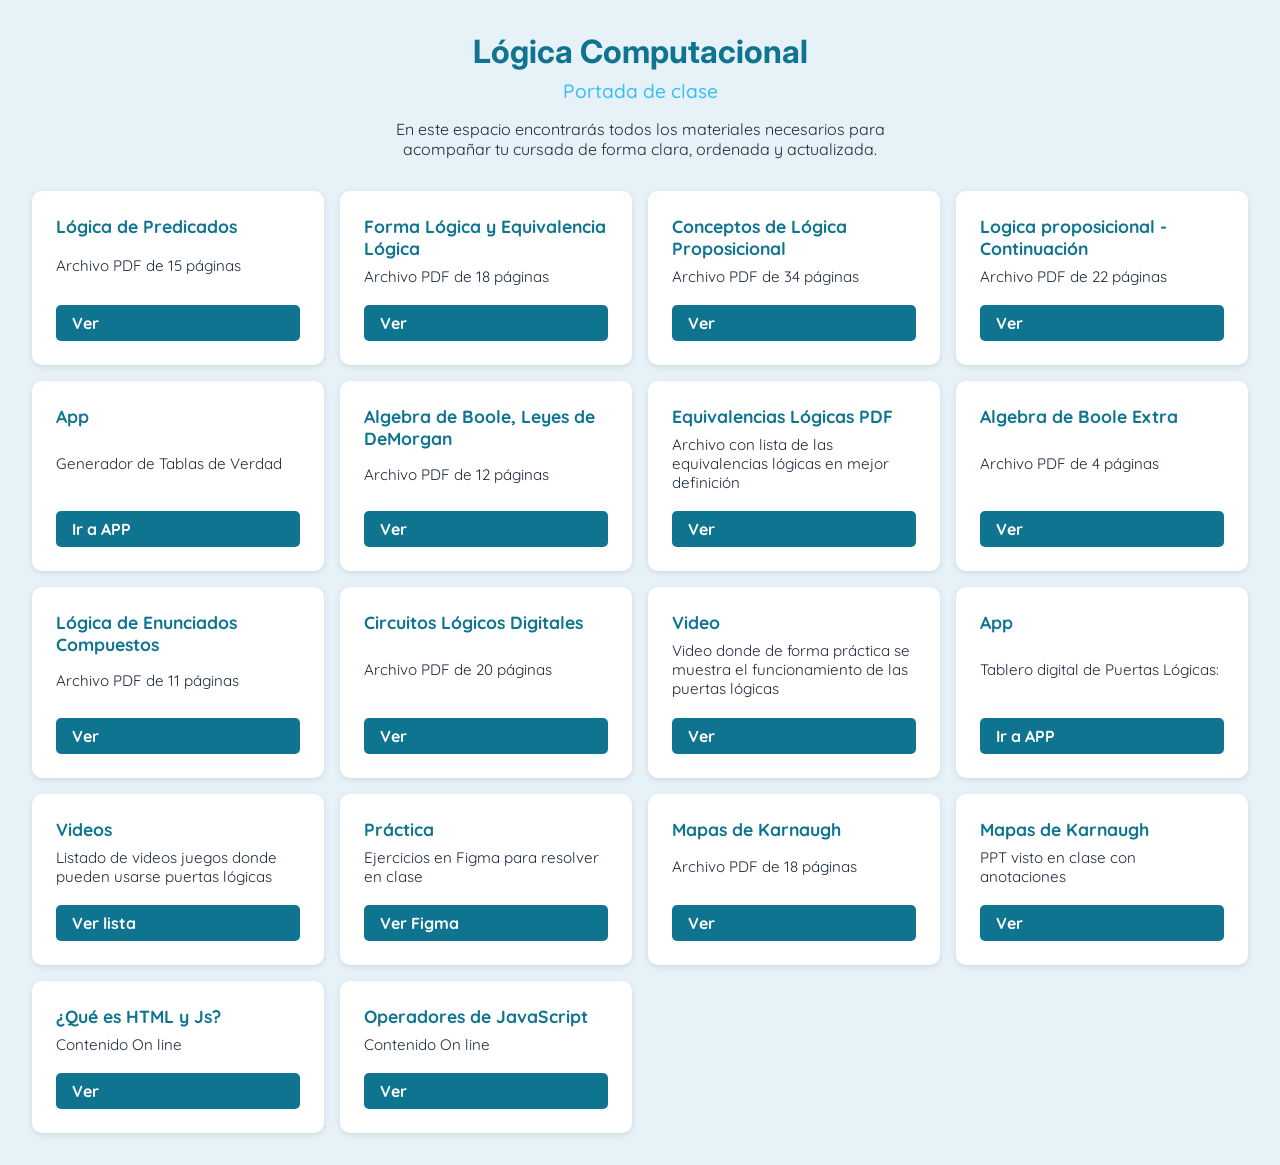
<file: index.html>
<!DOCTYPE html>
<html lang="es">
<head>
  <meta charset="UTF-8" />
  <meta name="viewport" content="width=device-width, initial-scale=1.0" />
  <title>Portada - Lógica Computacional</title>
  <link href="https://fonts.googleapis.com/css2?family=Inter:wght@400;700&family=Quicksand:wght@500&display=swap" rel="stylesheet">
  <style>
    :root {
      --color-bg: #e6f2f8;
      --color-primary: #0e7490;
      --color-secondary: #38bdf8;
      --color-pendiente: #cbd5e1;
      --text-light: #ffffff;
      --text-dark: #1e293b;
    }

    * {
      box-sizing: border-box;
      margin: 0;
      padding: 0;
    }

    body {
      font-family: 'Quicksand', sans-serif;
      background-color: var(--color-bg);
      color: var(--text-dark);
      padding: 2rem;
    }

    header {
      text-align: center;
      margin-bottom: 2rem;
    }

    header h1 {
      font-family: 'Inter', sans-serif;
      font-size: 2rem;
      color: var(--color-primary);
    }

    header h2 {
      font-size: 1.2rem;
      font-weight: 500;
      color: var(--color-secondary);
      margin-top: 0.5rem;
    }

    header p {
      margin-top: 1rem;
      max-width: 500px;
      margin-left: auto;
      margin-right: auto;
      font-size: 1rem;
    }

    .grid {
      display: grid;
      gap: 1rem;
      grid-template-columns: repeat(auto-fit, minmax(250px, 1fr));
    }

    .card {
      background-color: #ffffff;
      border-radius: 10px;
      padding: 1.5rem;
      box-shadow: 0 2px 6px rgba(0, 0, 0, 0.1);
      display: flex;
      flex-direction: column;
      justify-content: space-between;
      transition: transform 0.3s ease;
    }

    .card:hover {
      transform: translateY(-4px);
    }

    .card h3 {
      font-size: 1.1rem;
      color: var(--color-primary);
      margin-bottom: 0.5rem;
    }

    .card p {
      font-size: 0.95rem;
      margin-bottom: 1.2rem;
    }

    .btn {
      padding: 0.5rem 1rem;
      border: none;
      border-radius: 5px;
      background-color: var(--color-primary);
      color: var(--text-light);
      cursor: pointer;
      font-weight: bold;
    }

   a {
      text-decoration: none;
    }

    .card.pendiente {
      background-color: var(--color-pendiente);
    }

    .card.pendiente .btn {
      background-color: #94a3b8;
      cursor: not-allowed;
      text-decoration: none;
    }


  </style>
</head>
<body>
  <header>
    <h1>Lógica Computacional</h1>
    <h2>Portada de clase</h2>
    <p>En este espacio encontrarás todos los materiales necesarios para acompañar tu cursada de forma clara, ordenada y actualizada.</p>
  </header>

  <section class="grid">
    <div class="card">
      <h3>Lógica de Predicados</h3>
      <p>Archivo PDF de 15 páginas</p>
      <a href="./material/1.1-logicadepredicados.pdf" class="btn" target="_blank">Ver</a>
    </div>
    <div class="card">
      <h3>Forma Lógica y Equivalencia Lógica</h3>
      <p>Archivo PDF de 18 páginas</p>
      <a href="./material/1.2-formayequivalencialogica.pdf" class="btn" target="_blank">Ver</a>
    </div>
    <div class="card">
      <h3>Conceptos de Lógica Proposicional</h3>
      <p>Archivo PDF de 34 páginas</p>
      <a href="./material/1.3-conceptoslogicaproposicional.pdf" class="btn" target="_blank">Ver</a>
    </div>
    <div class="card">
      <h3>Logica proposicional - Continuación </h3>
      <p>Archivo PDF de 22 páginas</p>
      <a href="./material/1.4-conceptoslogicaproposicional-2 .pdf" class="btn" target="_blank">Ver</a>
    </div>
    <div class="card">
      <h3>App</h3>
      <p>Generador de Tablas de Verdad</p>
      <a href="generador-tablas.html" class="btn" target="_blank">Ir a APP</a>
    </div>
    <div class="card">
      <h3>Algebra de Boole, Leyes de DeMorgan</h3>
      <p>Archivo PDF de 12 páginas</p>
      <a href="./material/2.1-algebradeBoole-leyesdemorgan.pdf" class="btn" target="_blank">Ver</a>
    </div>
    <div class="card">
      <h3>Equivalencias Lógicas PDF</h3>
      <p>Archivo con lista de las equivalencias lógicas en mejor definición</p>
      <a href="./material/equivalenciasLogicas.pdf" class="btn" target="_blank">Ver</a>
    </div>
    <div class="card">
      <h3>Algebra de Boole Extra</h3>
      <p>Archivo PDF de 4 páginas</p>
      <a href="./material/2.2-AlgebradeBoole-extra.pdf" class="btn" target="_blank">Ver</a>
    </div>
    <div class="card">
      <h3>Lógica de Enunciados Compuestos</h3>
      <p>Archivo PDF de 11 páginas</p>
      <a href="./material/2.3-logicadeenunciadoscompuestos.pdf" class="btn" target="_blank">Ver</a>
    </div>
    <div class="card">
      <h3>Circuitos Lógicos Digitales</h3>
      <p>Archivo PDF de 20 páginas</p>
      <a href="./material/3-circuitoslogicosdigitales.pdf" class="btn" target="_blank">Ver</a>
    </div>
    <div class="card">
      <h3>Video</h3>
      <p>Video donde de forma práctica se muestra el funcionamiento de las puertas lógicas</p>
      <a href="https://www.youtube.com/watch?v=3t3Pgve1mvw" class="btn" target="_blank">Ver</a>
    </div>
    <div class="card">
      <h3>App</h3>
      <p>Tablero digital de Puertas Lógicas:</p>
      <a href="./demopuertas/index.html" class="btn" target="_blank">Ir a APP</a>
    </div>
    <div class="card">
      <h3>Videos</h3>
      <p>Listado de videos juegos donde pueden usarse puertas lógicas</p>
      <a href="https://www.youtube.com/results?search_query=make+logic+gates+in+videogames" class="btn" target="_blank">Ver lista</a>
    </div>
    <div class="card">
      <h3>Práctica</h3>
      <p>Ejercicios en Figma para resolver en clase</p>
      <a href="https://www.figma.com/board/VfSfDoT2y892BbBnOwRCYB/Ejercicios-LC-con-respuestas?node-id=0-1&t=UeMT5VclD4FVvFhs-1" class="btn" target="_blank">Ver Figma</a>
    </div>
    <div class="card">
      <h3>Mapas de Karnaugh</h3>
      <p>Archivo PDF de 18 páginas</p>
      <a href="./material/4-mapasdekarnayah.pdf" class="btn" target="_blank">Ver</a>
    </div>
  
   
    <div class="card">
      <h3>Mapas de Karnaugh</h3>
      <p>PPT visto en clase con anotaciones</p>
      <a href="./material/4.2-mapask -clase-update-ultimaclase.pdf" class="btn" target="_blank">Ver</a>
    </div>

    <div class="card">
      <h3>¿Qué es HTML y Js?</h3>
    <p>Contenido On line</p>
    <a href="./html.js/index.html" class="btn" target="_blank">Ver</a>
    </div>

    <div class="card">
      <h3>Operadores de JavaScript</h3>
    <p>Contenido On line</p>
    <a href="./js/index.html" class="btn" target="_blank">Ver</a>
    </div>
  </section>


  
  </section>
</body>
</html>
</file>
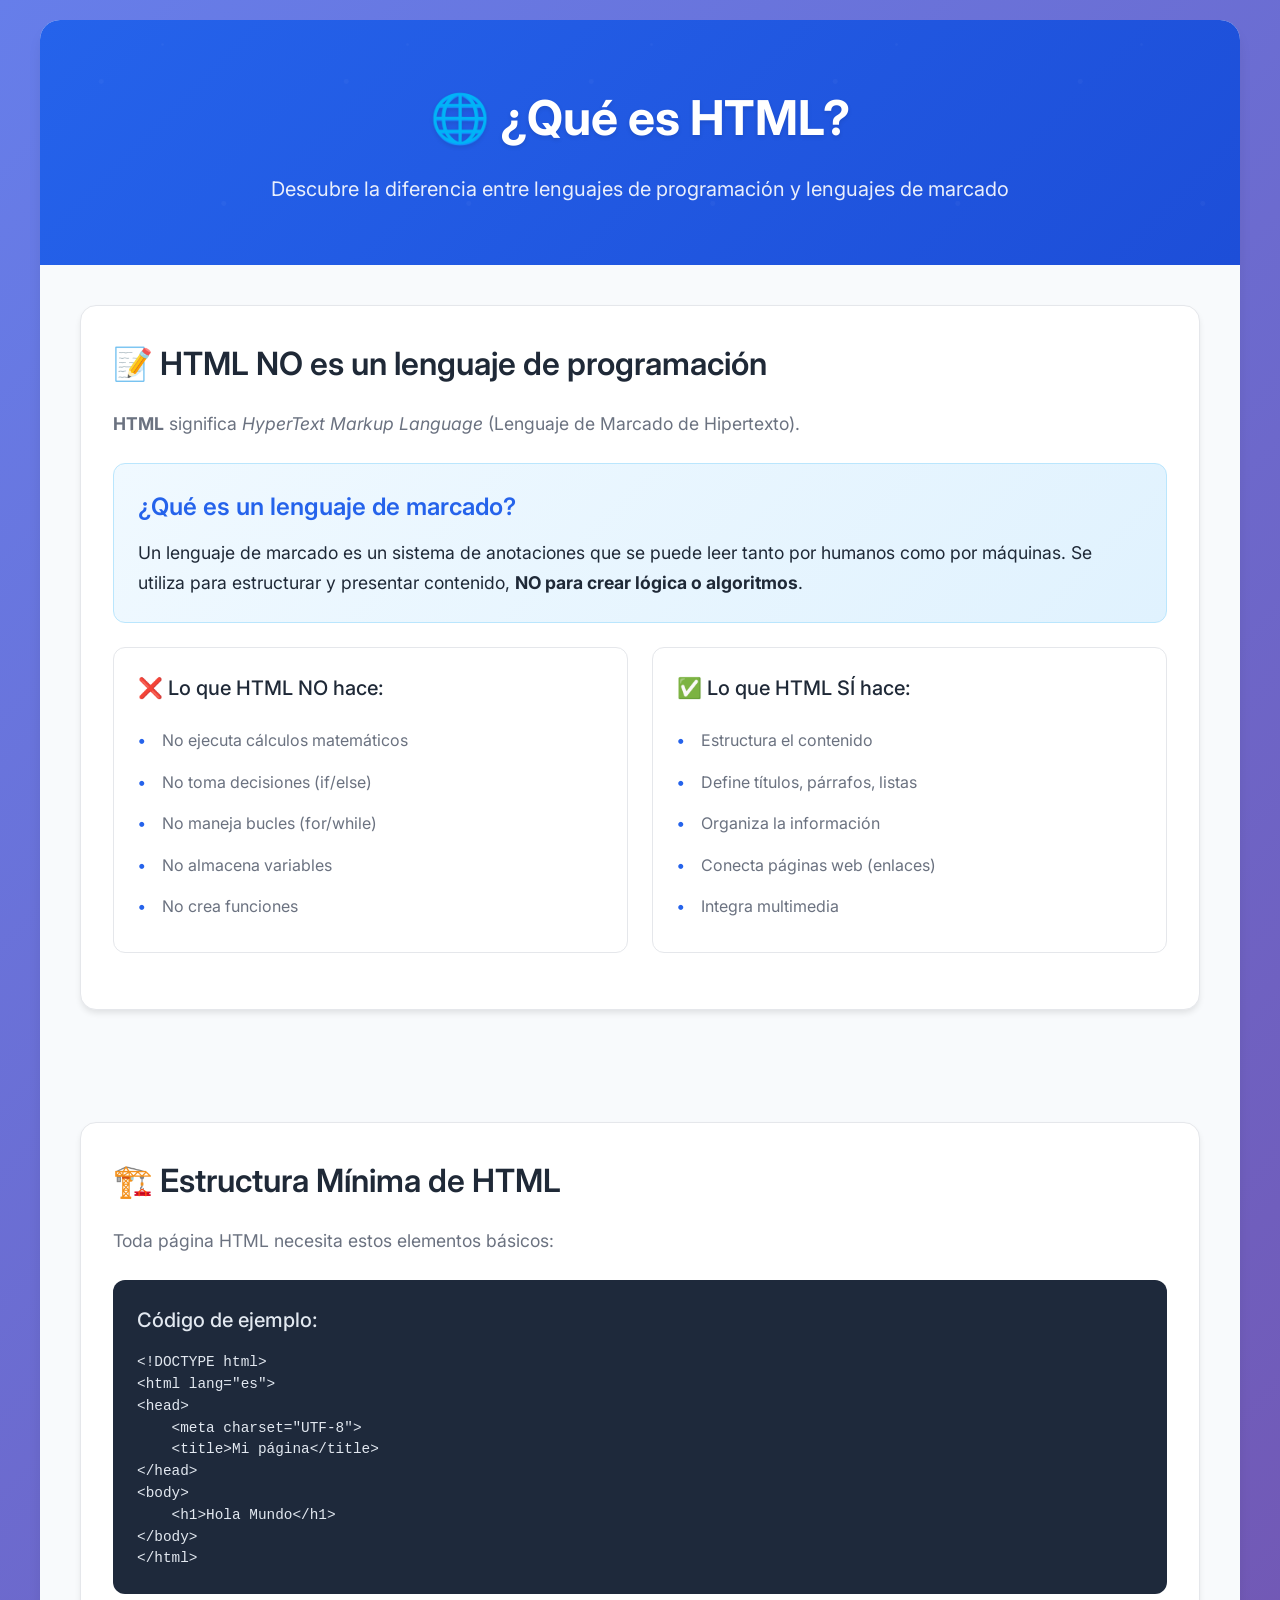
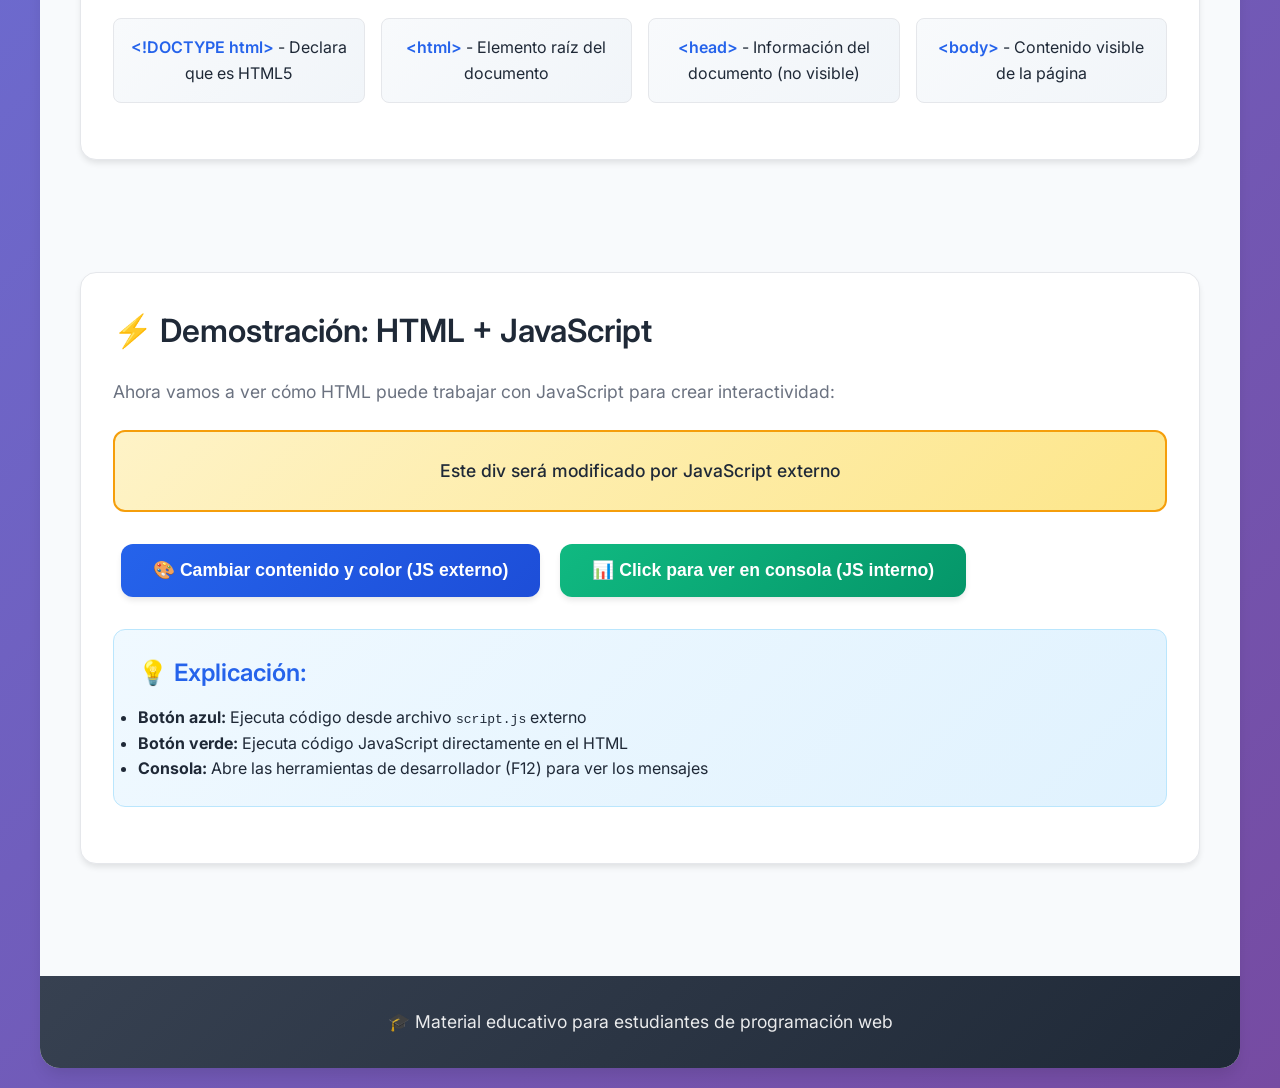
<file: html.js/index.html>
<!DOCTYPE html>
<html lang="es">
<head>
    <!-- Meta tags para configuración básica del documento -->
    <meta charset="UTF-8">
    <meta name="viewport" content="width=device-width, initial-scale=1.0">
    <title>¿Qué es HTML? - Lenguaje de Marcado</title>
    
    <!-- Enlace al archivo CSS externo para los estilos -->
    <link rel="stylesheet" href="styles.css">
</head>
<body>
    <!-- Contenedor principal de la página -->
    <div class="container">
        
        <!-- Encabezado principal -->
        <header class="header">
            <h1>🌐 ¿Qué es HTML?</h1>
            <p class="subtitle">Descubre la diferencia entre lenguajes de programación y lenguajes de marcado</p>
        </header>

        <!-- Sección de explicación principal -->
        <section class="explanation">
            <div class="card">
                <h2>📝 HTML NO es un lenguaje de programación</h2>
                <p><strong>HTML</strong> significa <em>HyperText Markup Language</em> (Lenguaje de Marcado de Hipertexto).</p>
                
                <div class="info-box">
                    <h3>¿Qué es un lenguaje de marcado?</h3>
                    <p>Un lenguaje de marcado es un sistema de anotaciones que se puede leer tanto por humanos como por máquinas. 
                    Se utiliza para estructurar y presentar contenido, <strong>NO para crear lógica o algoritmos</strong>.</p>
                </div>

                <div class="comparison">
                    <div class="comparison-item">
                        <h4>❌ Lo que HTML NO hace:</h4>
                        <ul>
                            <li>No ejecuta cálculos matemáticos</li>
                            <li>No toma decisiones (if/else)</li>
                            <li>No maneja bucles (for/while)</li>
                            <li>No almacena variables</li>
                            <li>No crea funciones</li>
                        </ul>
                    </div>
                    <div class="comparison-item">
                        <h4>✅ Lo que HTML SÍ hace:</h4>
                        <ul>
                            <li>Estructura el contenido</li>
                            <li>Define títulos, párrafos, listas</li>
                            <li>Organiza la información</li>
                            <li>Conecta páginas web (enlaces)</li>
                            <li>Integra multimedia</li>
                        </ul>
                    </div>
                </div>
            </div>
        </section>

        <!-- Sección de estructura mínima -->
        <section class="structure">
            <div class="card">
                <h2>🏗️ Estructura Mínima de HTML</h2>
                <p>Toda página HTML necesita estos elementos básicos:</p>
                
                <div class="code-example">
                    <h4>Código de ejemplo:</h4>
                    <pre><code>&lt;!DOCTYPE html&gt;
&lt;html lang="es"&gt;
&lt;head&gt;
    &lt;meta charset="UTF-8"&gt;
    &lt;title&gt;Mi página&lt;/title&gt;
&lt;/head&gt;
&lt;body&gt;
    &lt;h1&gt;Hola Mundo&lt;/h1&gt;
&lt;/body&gt;
&lt;/html&gt;</code></pre>
                </div>

                <div class="structure-explanation">
                    <div class="element">
                        <strong>&lt;!DOCTYPE html&gt;</strong> - Declara que es HTML5
                    </div>
                    <div class="element">
                        <strong>&lt;html&gt;</strong> - Elemento raíz del documento
                    </div>
                    <div class="element">
                        <strong>&lt;head&gt;</strong> - Información del documento (no visible)
                    </div>
                    <div class="element">
                        <strong>&lt;body&gt;</strong> - Contenido visible de la página
                    </div>
                </div>
            </div>
        </section>

        <!-- Sección de demostración JavaScript -->
        <section class="demo">
            <div class="card">
                <h2>⚡ Demostración: HTML + JavaScript</h2>
                <p>Ahora vamos a ver cómo HTML puede trabajar con JavaScript para crear interactividad:</p>

                <!-- Div que será modificado por JavaScript externo -->
                <div id="demo-div" class="demo-box">
                    <p>Este div será modificado por JavaScript externo</p>
                </div>

                <!-- Botón que llama a función JavaScript externa -->
                <button id="external-js-btn" class="btn btn-primary">
                    🎨 Cambiar contenido y color (JS externo)
                </button>

                <!-- Botón que ejecuta JavaScript interno -->
                <button id="internal-js-btn" class="btn btn-secondary">
                    📊 Click para ver en consola (JS interno)
                </button>

                <div class="info-box">
                    <h3>💡 Explicación:</h3>
                    <ul>
                        <li><strong>Botón azul:</strong> Ejecuta código desde archivo <code>script.js</code> externo</li>
                        <li><strong>Botón verde:</strong> Ejecuta código JavaScript directamente en el HTML</li>
                        <li><strong>Consola:</strong> Abre las herramientas de desarrollador (F12) para ver los mensajes</li>
                    </ul>
                </div>
            </div>
        </section>

        <!-- Pie de página -->
        <footer class="footer">
            <p>🎓 Material educativo para estudiantes de programación web</p>
        </footer>
    </div>

    <!-- Enlace al archivo JavaScript externo -->
    <script src="script.js"></script>

    <!-- JavaScript interno para demostrar código embebido -->
    <script>
        // ============================================
        // JAVASCRIPT INTERNO - Código embebido en HTML
        // ============================================
        
        // Variable para contar los clicks
        let clickCount = 0;
        
        // Esperar a que el DOM esté completamente cargado
        document.addEventListener('DOMContentLoaded', function() {
            
            // Obtener referencia al botón interno
            const internalBtn = document.getElementById('internal-js-btn');
            
            // Agregar evento click al botón interno
            internalBtn.addEventListener('click', function() {
                // Incrementar el contador
                clickCount++;
                
                // Mostrar mensaje en consola
                console.log('Saludo ' + clickCount);
                
                // Cambiar el texto del botón para mostrar el contador
                this.textContent = `📊 Click para ver en consola (${clickCount})`;
                
                // Agregar efecto visual temporal
                this.style.transform = 'scale(0.95)';
                setTimeout(() => {
                    this.style.transform = 'scale(1)';
                }, 150);
            });
        });
    </script>
</body>
</html>
</file>
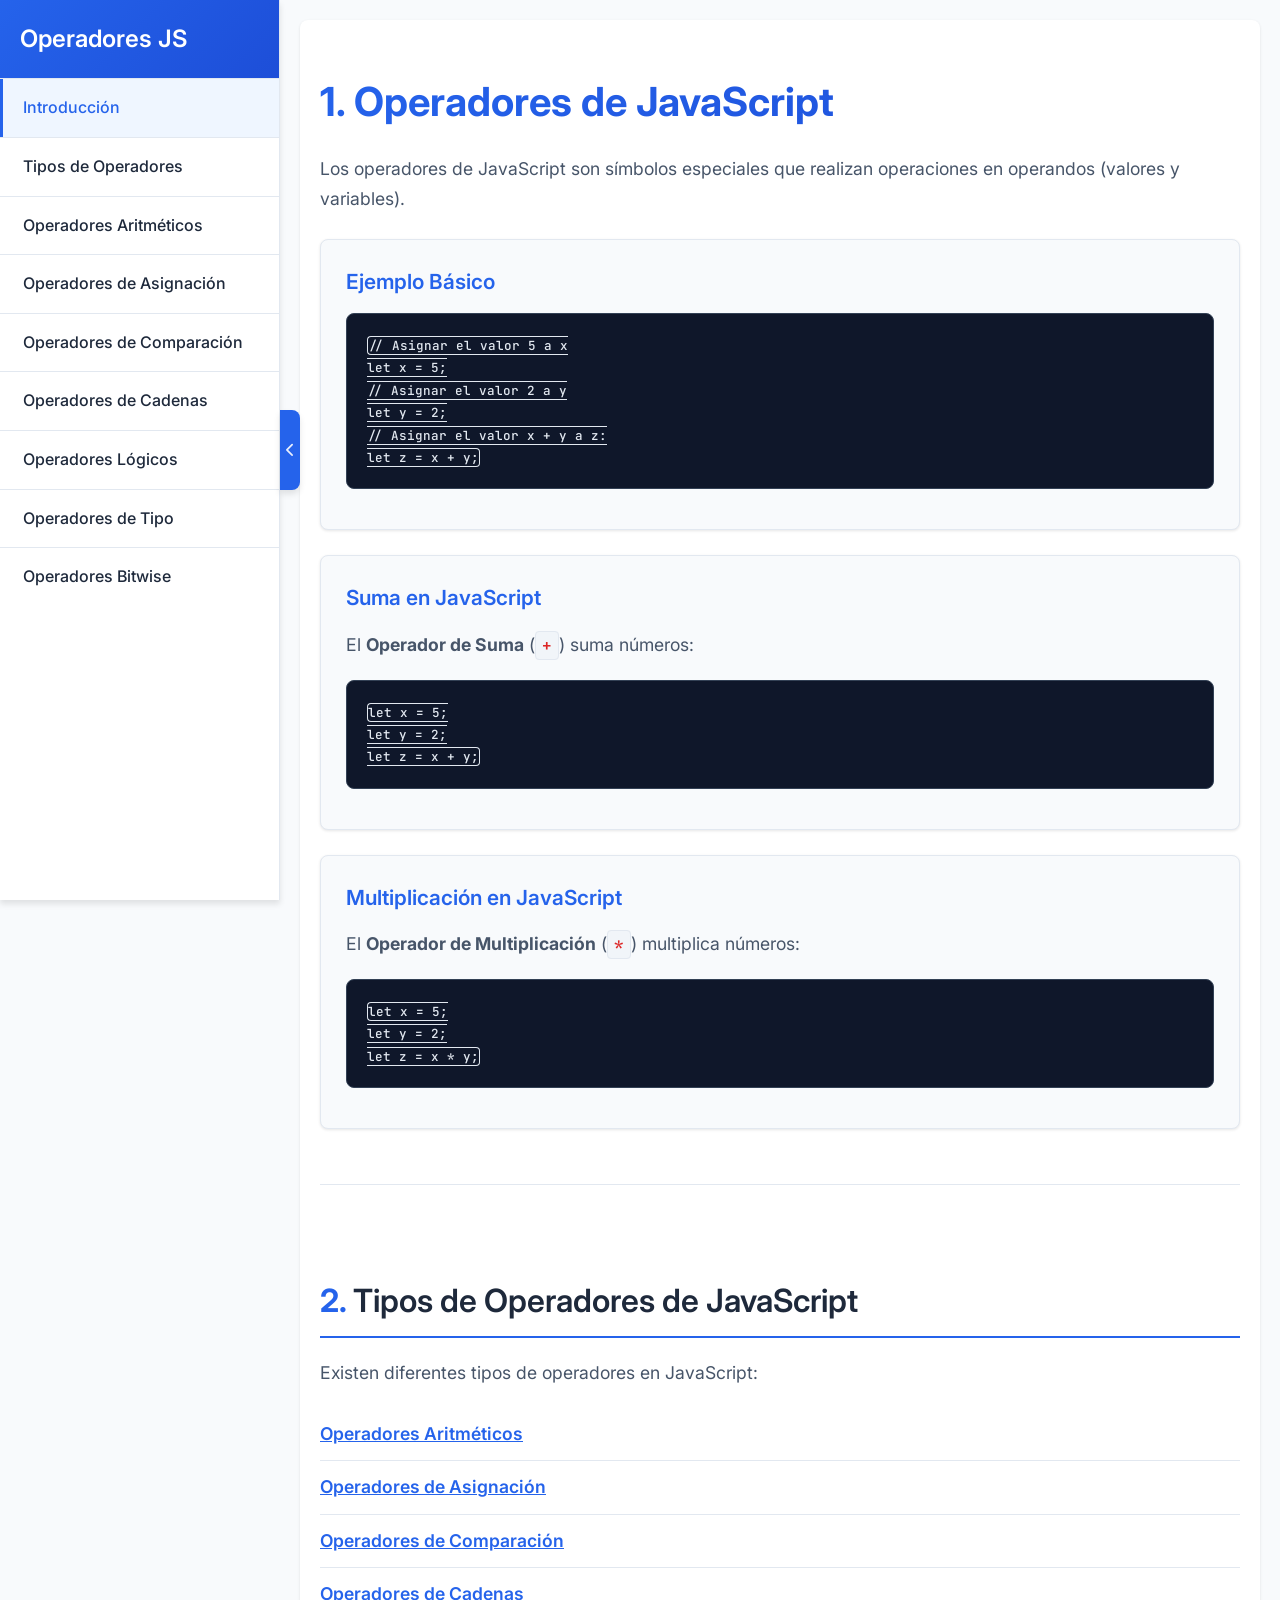
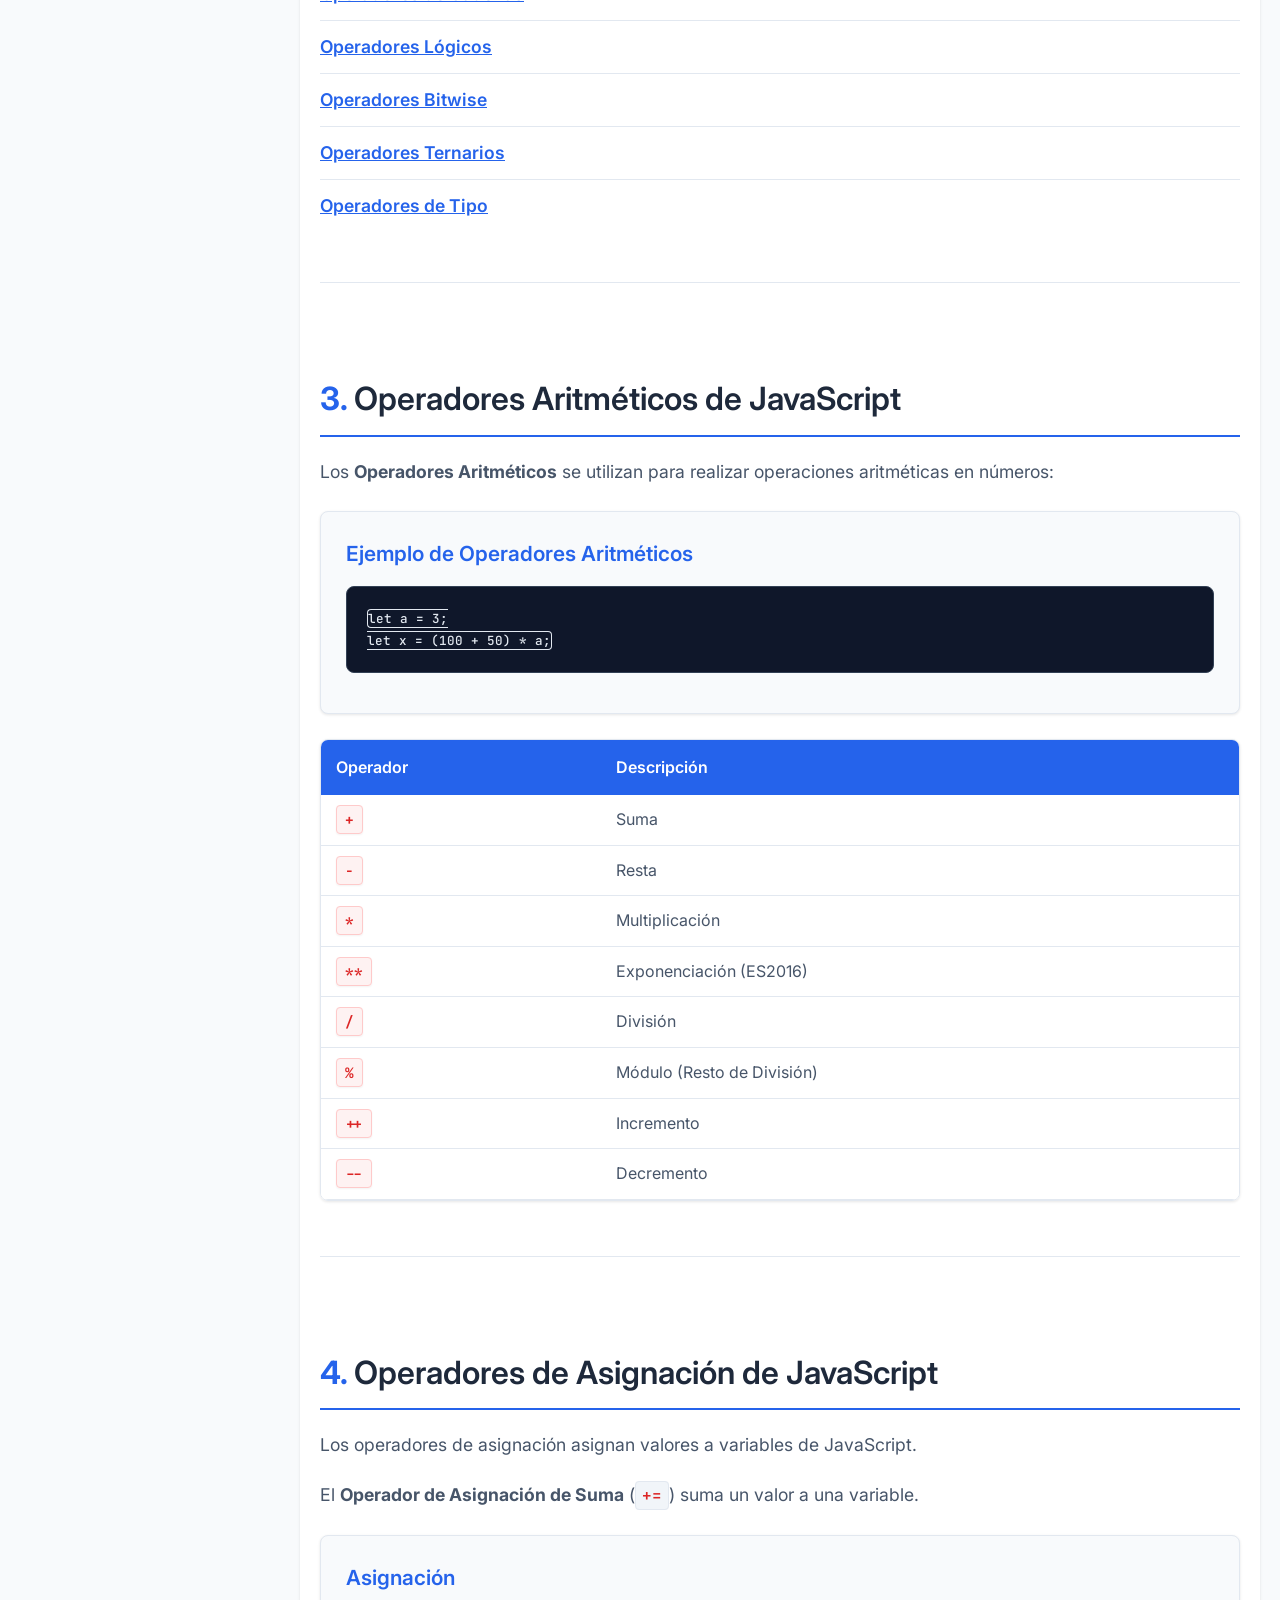
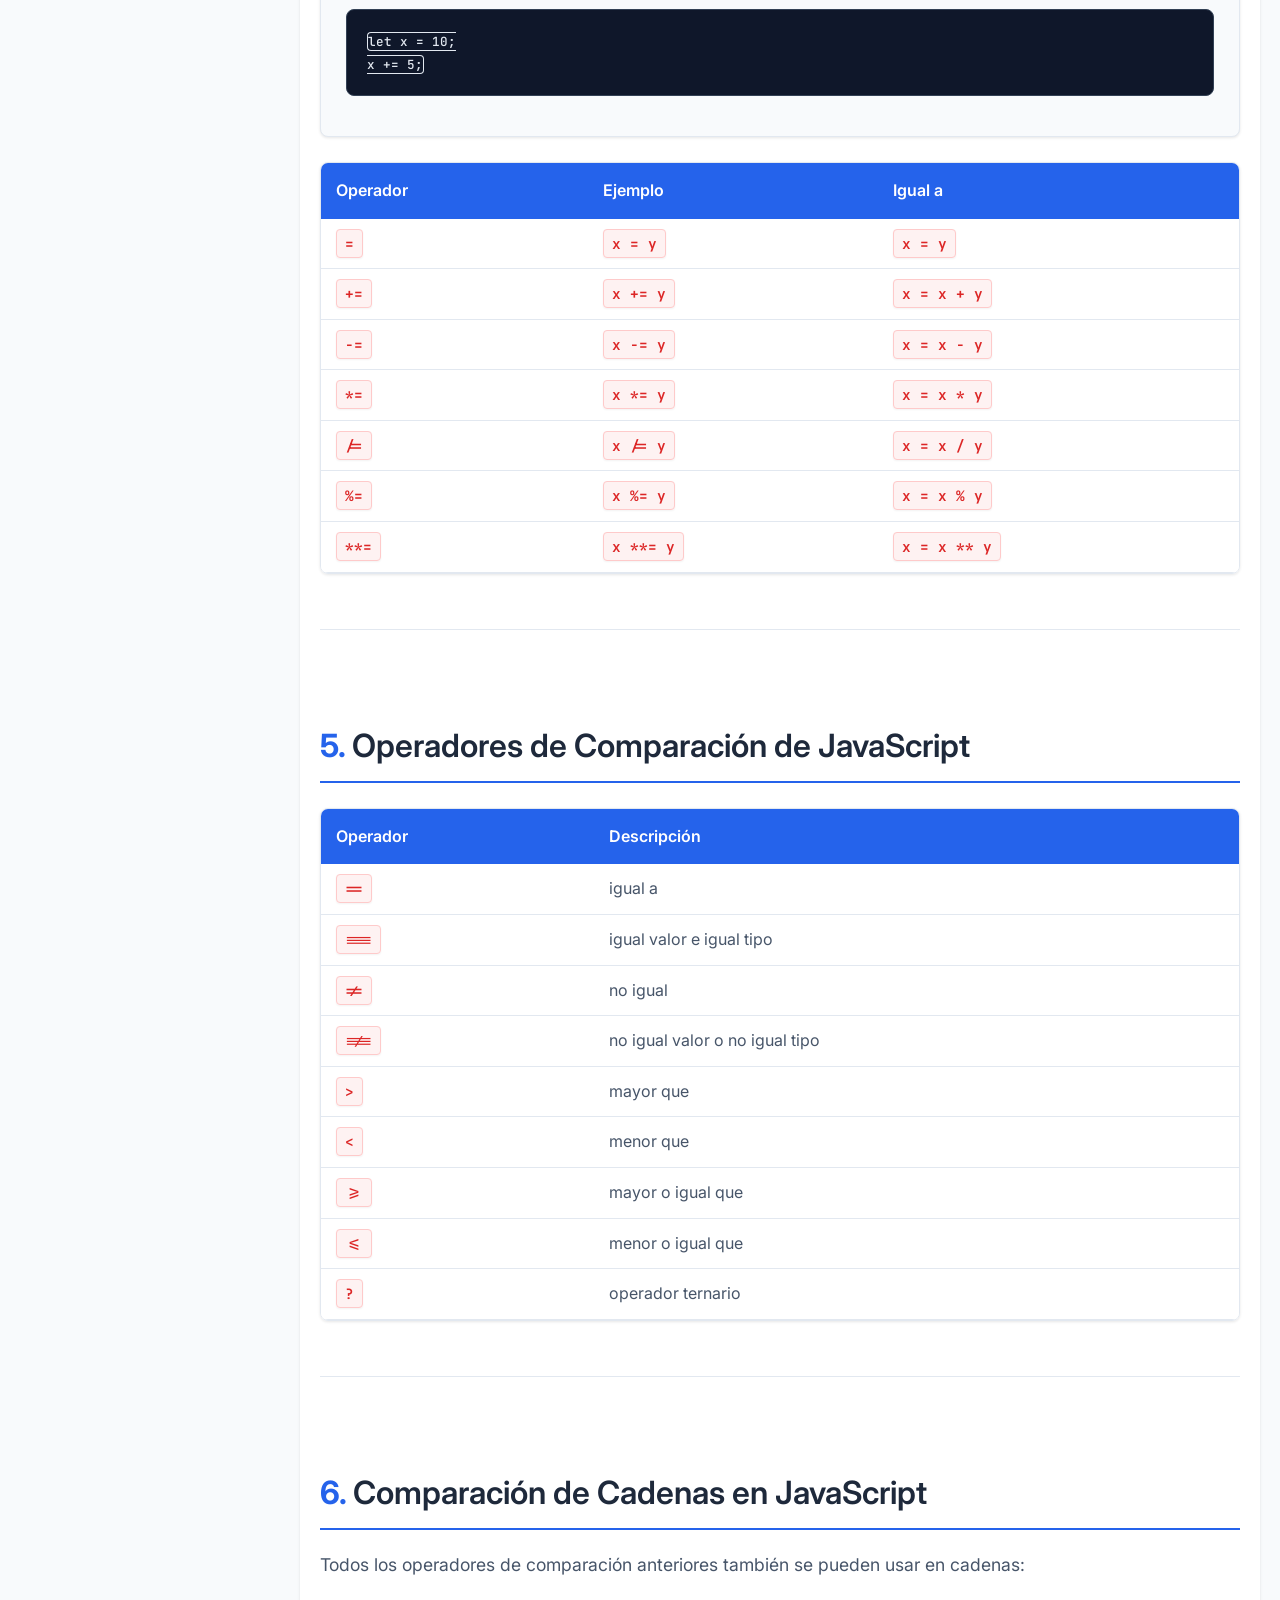
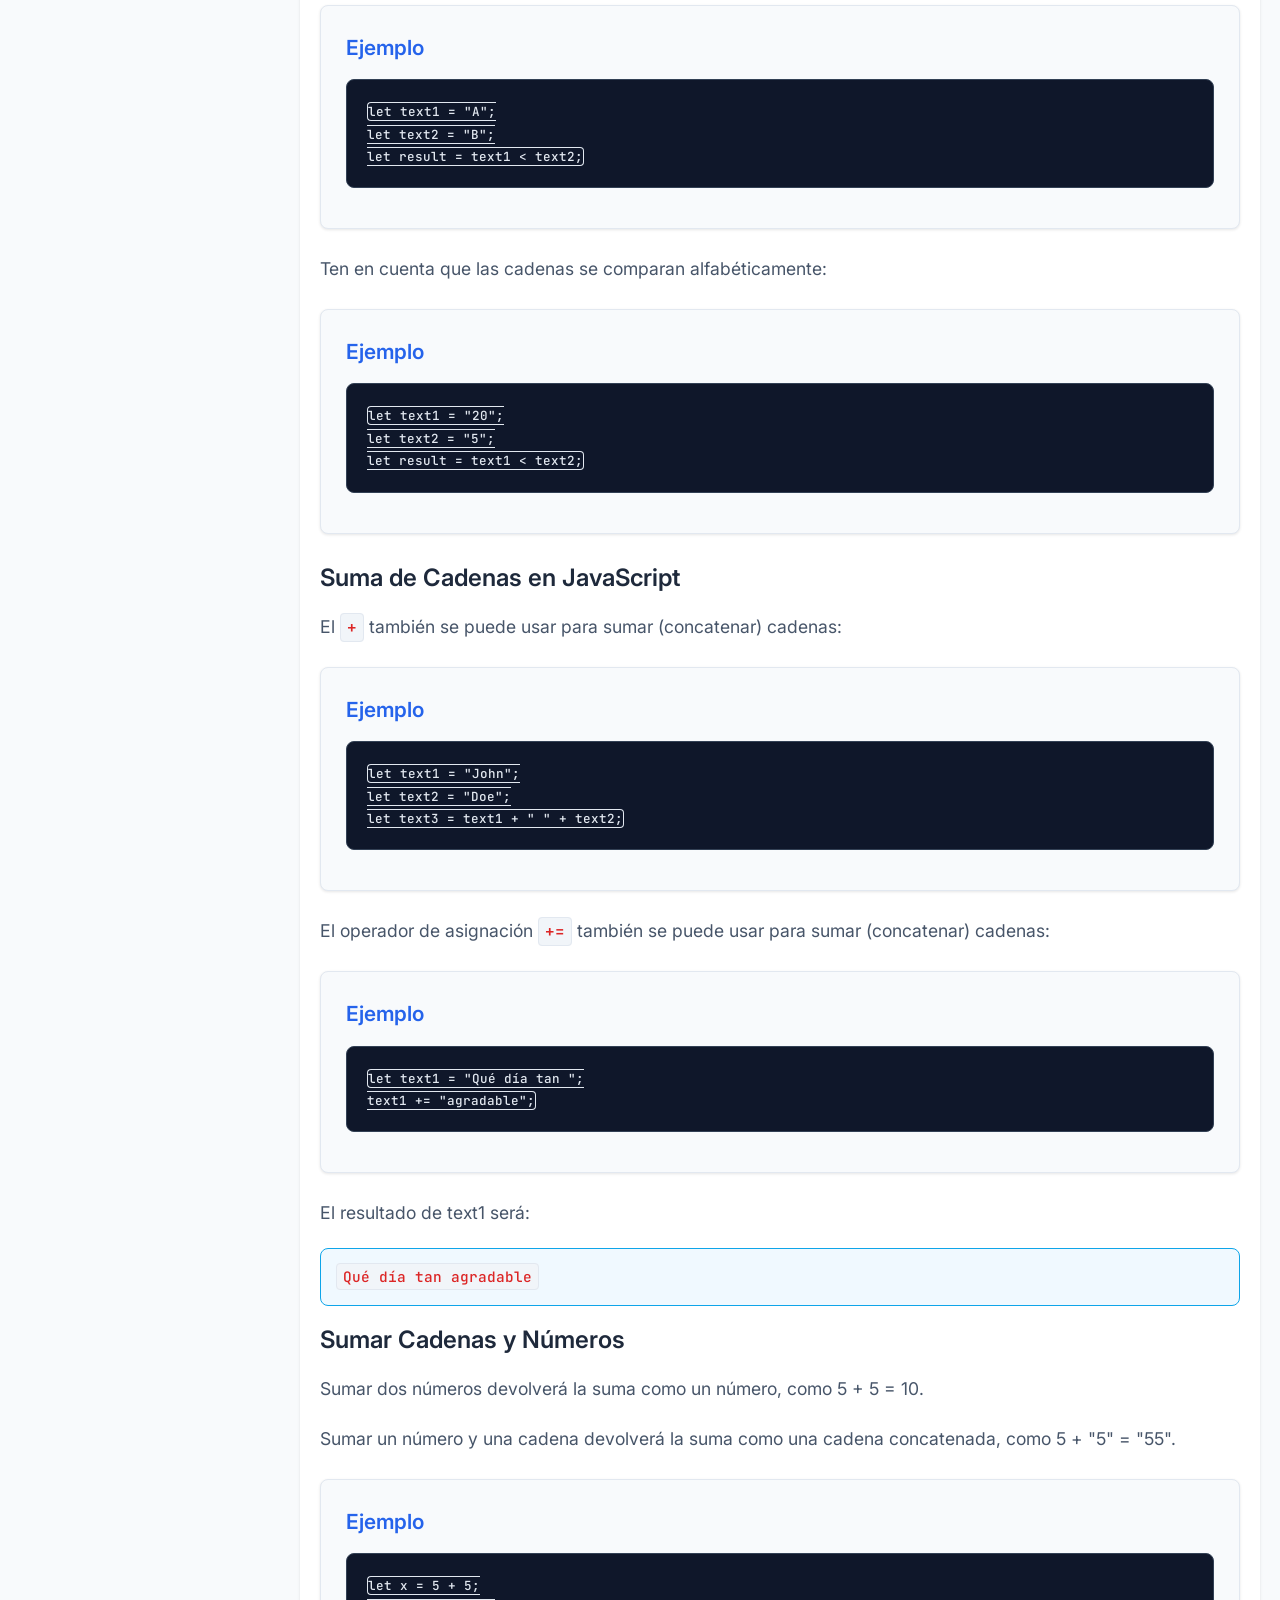
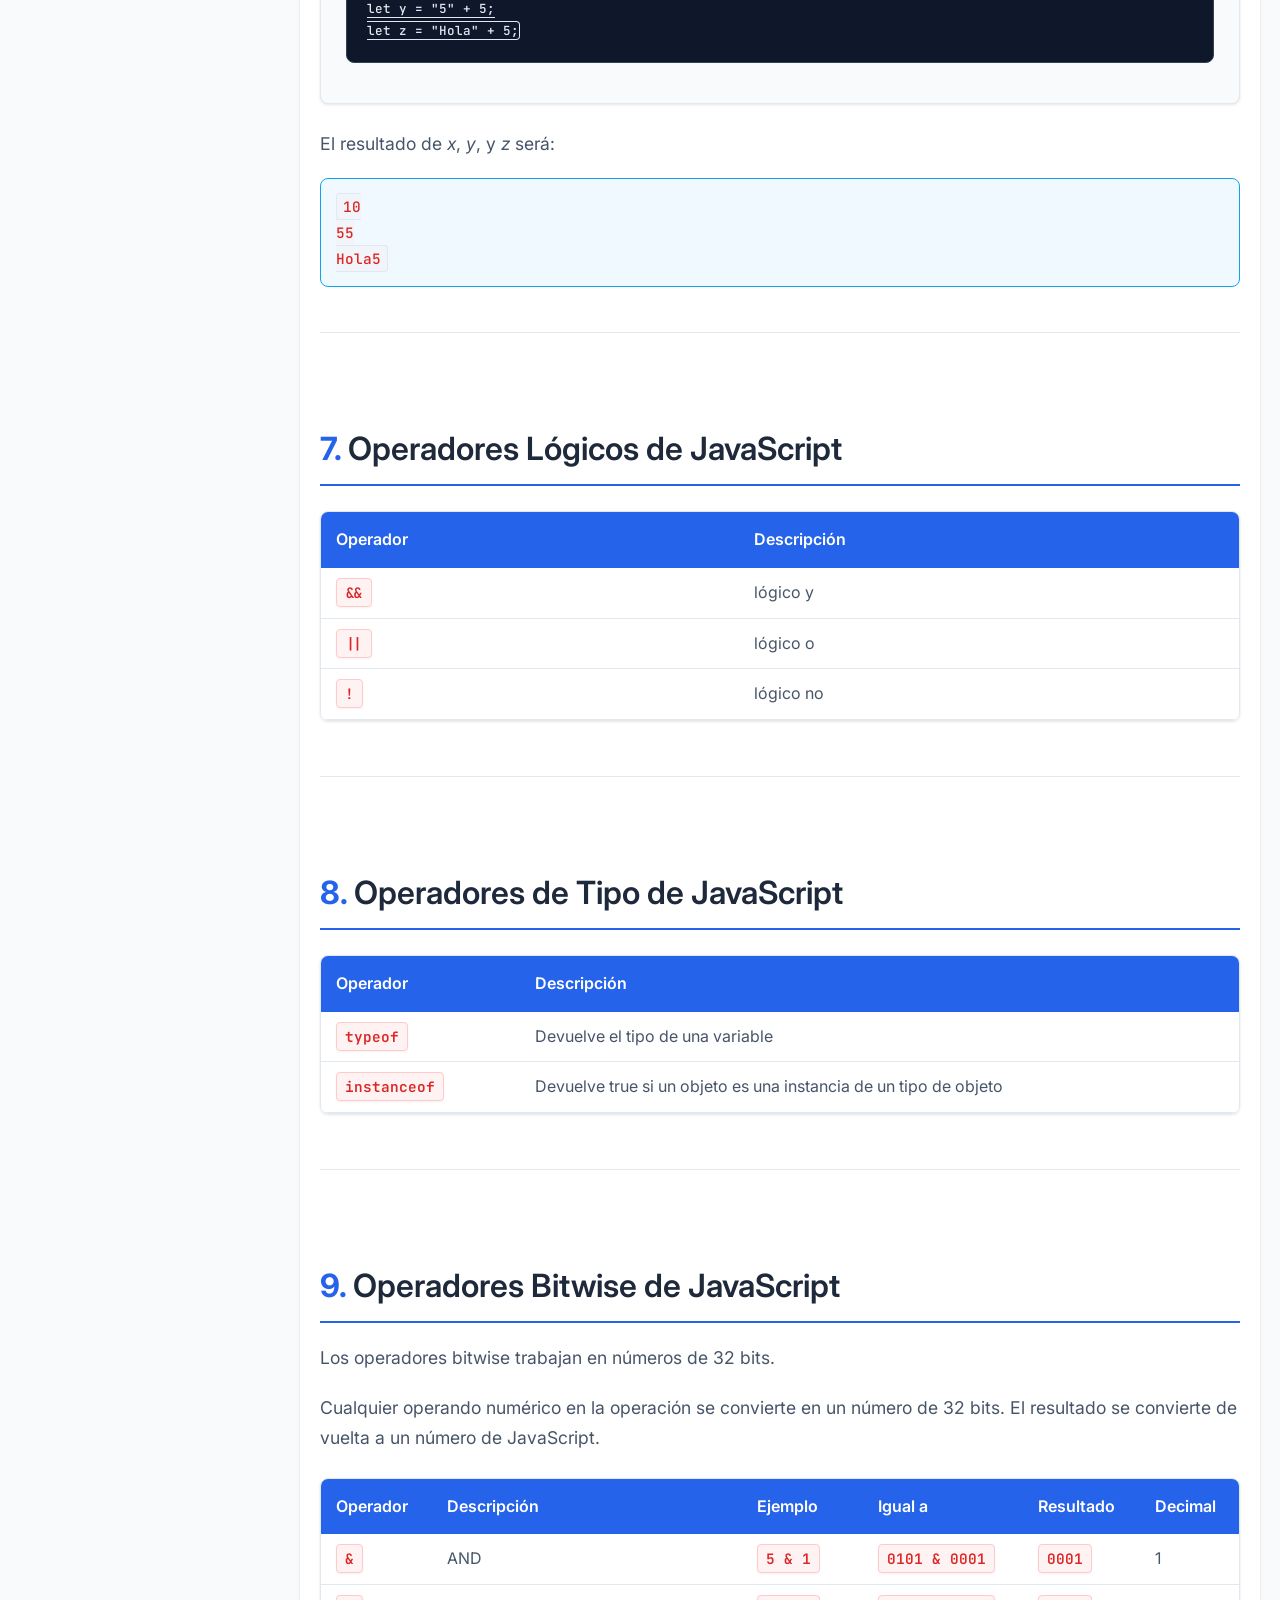
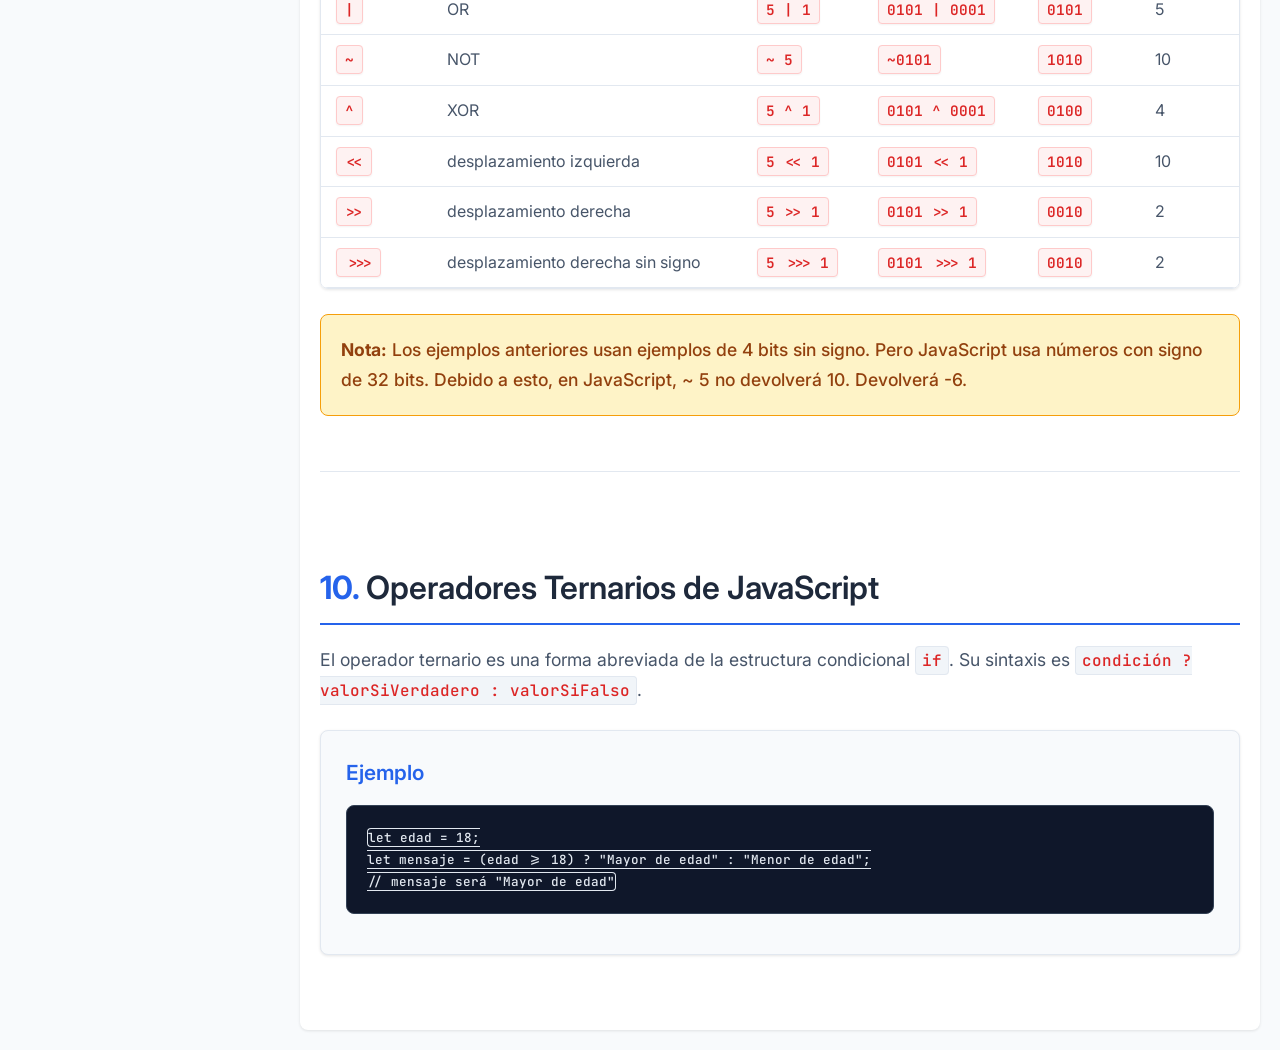
<file: js/index.html>
<!DOCTYPE html>
<html lang="es">
<head>
    <meta charset="UTF-8">
    <meta name="viewport" content="width=device-width, initial-scale=1.0">
    <title>Operadores de JavaScript - Guía Completa</title>
    <link rel="stylesheet" href="styles.css">
    <link href="https://fonts.googleapis.com/css2?family=Inter:wght@300;400;500;600;700&display=swap" rel="stylesheet">
    <link href="https://fonts.googleapis.com/css2?family=JetBrains+Mono:wght@400;500;600&display=swap" rel="stylesheet">
    <link rel="stylesheet" href="https://cdnjs.cloudflare.com/ajax/libs/font-awesome/6.0.0/css/all.min.css">
</head>
<body>
    <!-- Botón para ocultar/mostrar sidebar -->
    <button id="sidebar-toggle" class="sidebar-toggle">
        <i class="fas fa-chevron-left"></i>
    </button>

    <!-- Sidebar -->
    <nav id="sidebar" class="sidebar">
        <div class="sidebar-header">
            <h2>Operadores JS</h2>
        </div>
        <ul class="sidebar-menu">
            <li><a href="#introduccion" class="sidebar-link">Introducción</a></li>
            <li><a href="#tipos-operadores" class="sidebar-link">Tipos de Operadores</a></li>
            <li><a href="#aritmeticos" class="sidebar-link">Operadores Aritméticos</a></li>
            <li><a href="#asignacion" class="sidebar-link">Operadores de Asignación</a></li>
            <li><a href="#comparacion" class="sidebar-link">Operadores de Comparación</a></li>
            <li><a href="#cadenas" class="sidebar-link">Operadores de Cadenas</a></li>
            <li><a href="#logicos" class="sidebar-link">Operadores Lógicos</a></li>
            <li><a href="#tipo" class="sidebar-link">Operadores de Tipo</a></li>
            <li><a href="#bitwise" class="sidebar-link">Operadores Bitwise</a></li>
        </ul>
    </nav>

    <!-- Contenido principal -->
    <main id="main-content" class="main-content">
        <div class="container">
            <!-- Introducción -->
            <section id="introduccion" class="section">
                <h1>Operadores de JavaScript</h1>
                <p>Los operadores de JavaScript son símbolos especiales que realizan operaciones en operandos (valores y variables).</p>
                
                <div class="example-box">
                    <h3>Ejemplo Básico</h3>
                    <div class="code-block">
                        <pre><code>// Asignar el valor 5 a x
let x = 5;
// Asignar el valor 2 a y
let y = 2;
// Asignar el valor x + y a z:
let z = x + y;</code></pre>
                    </div>
                </div>

                <div class="example-box">
                    <h3>Suma en JavaScript</h3>
                    <p>El <strong>Operador de Suma</strong> (<code>+</code>) suma números:</p>
                    <div class="code-block">
                        <pre><code>let x = 5;
let y = 2;
let z = x + y;</code></pre>
                    </div>
                </div>

                <div class="example-box">
                    <h3>Multiplicación en JavaScript</h3>
                    <p>El <strong>Operador de Multiplicación</strong> (<code>*</code>) multiplica números:</p>
                    <div class="code-block">
                        <pre><code>let x = 5;
let y = 2;
let z = x * y;</code></pre>
                    </div>
                </div>
            </section>

            <!-- Tipos de Operadores -->
            <section id="tipos-operadores" class="section">
                <h2>Tipos de Operadores de JavaScript</h2>
                <p>Existen diferentes tipos de operadores en JavaScript:</p>
                <ul class="operator-list">
                    <li><a href="#aritmeticos" class="operator-link">Operadores Aritméticos</a></li>
                    <li><a href="#asignacion" class="operator-link">Operadores de Asignación</a></li>
                    <li><a href="#comparacion" class="operator-link">Operadores de Comparación</a></li>
                    <li><a href="#cadenas" class="operator-link">Operadores de Cadenas</a></li>
                    <li><a href="#logicos" class="operator-link">Operadores Lógicos</a></li>
                    <li><a href="#bitwise" class="operator-link">Operadores Bitwise</a></li>
                    <li><a href="#tipos-operadores-ternario" class="operator-link">Operadores Ternarios</a></li>
                    <li><a href="#tipo" class="operator-link">Operadores de Tipo</a></li>
                </ul>
            </section>

            <!-- Operadores Aritméticos -->
            <section id="aritmeticos" class="section">
                <h2>Operadores Aritméticos de JavaScript</h2>
                <p>Los <strong>Operadores Aritméticos</strong> se utilizan para realizar operaciones aritméticas en números:</p>
                
                <div class="example-box">
                    <h3>Ejemplo de Operadores Aritméticos</h3>
                    <div class="code-block">
                        <pre><code>let a = 3;
let x = (100 + 50) * a;</code></pre>
                    </div>
                </div>

                <div class="table-container">
                    <table class="operator-table">
                        <thead>
                            <tr>
                                <th>Operador</th>
                                <th>Descripción</th>
                            </tr>
                        </thead>
                        <tbody>
                            <tr>
                                <td><code>+</code></td>
                                <td>Suma</td>
                            </tr>
                            <tr>
                                <td><code>-</code></td>
                                <td>Resta</td>
                            </tr>
                            <tr>
                                <td><code>*</code></td>
                                <td>Multiplicación</td>
                            </tr>
                            <tr>
                                <td><code>**</code></td>
                                <td>Exponenciación (ES2016)</td>
                            </tr>
                            <tr>
                                <td><code>/</code></td>
                                <td>División</td>
                            </tr>
                            <tr>
                                <td><code>%</code></td>
                                <td>Módulo (Resto de División)</td>
                            </tr>
                            <tr>
                                <td><code>++</code></td>
                                <td>Incremento</td>
                            </tr>
                            <tr>
                                <td><code>--</code></td>
                                <td>Decremento</td>
                            </tr>
                        </tbody>
                    </table>
                </div>
            </section>

            <!-- Operadores de Asignación -->
            <section id="asignacion" class="section">
                <h2>Operadores de Asignación de JavaScript</h2>
                <p>Los operadores de asignación asignan valores a variables de JavaScript.</p>
                <p>El <strong>Operador de Asignación de Suma</strong> (<code>+=</code>) suma un valor a una variable.</p>
                
                <div class="example-box">
                    <h3>Asignación</h3>
                    <div class="code-block">
                        <pre><code>let x = 10;
x += 5;</code></pre>
                    </div>
                </div>

                <div class="table-container">
                    <table class="operator-table">
                        <thead>
                            <tr>
                                <th>Operador</th>
                                <th>Ejemplo</th>
                                <th>Igual a</th>
                            </tr>
                        </thead>
                        <tbody>
                            <tr>
                                <td><code>=</code></td>
                                <td><code>x = y</code></td>
                                <td><code>x = y</code></td>
                            </tr>
                            <tr>
                                <td><code>+=</code></td>
                                <td><code>x += y</code></td>
                                <td><code>x = x + y</code></td>
                            </tr>
                            <tr>
                                <td><code>-=</code></td>
                                <td><code>x -= y</code></td>
                                <td><code>x = x - y</code></td>
                            </tr>
                            <tr>
                                <td><code>*=</code></td>
                                <td><code>x *= y</code></td>
                                <td><code>x = x * y</code></td>
                            </tr>
                            <tr>
                                <td><code>/=</code></td>
                                <td><code>x /= y</code></td>
                                <td><code>x = x / y</code></td>
                            </tr>
                            <tr>
                                <td><code>%=</code></td>
                                <td><code>x %= y</code></td>
                                <td><code>x = x % y</code></td>
                            </tr>
                            <tr>
                                <td><code>**=</code></td>
                                <td><code>x **= y</code></td>
                                <td><code>x = x ** y</code></td>
                            </tr>
                        </tbody>
                    </table>
                </div>
            </section>

            <!-- Operadores de Comparación -->
            <section id="comparacion" class="section">
                <h2>Operadores de Comparación de JavaScript</h2>
                <div class="table-container">
                    <table class="operator-table">
                        <thead>
                            <tr>
                                <th>Operador</th>
                                <th>Descripción</th>
                            </tr>
                        </thead>
                        <tbody>
                            <tr>
                                <td><code>==</code></td>
                                <td>igual a</td>
                            </tr>
                            <tr>
                                <td><code>===</code></td>
                                <td>igual valor e igual tipo</td>
                            </tr>
                            <tr>
                                <td><code>!=</code></td>
                                <td>no igual</td>
                            </tr>
                            <tr>
                                <td><code>!==</code></td>
                                <td>no igual valor o no igual tipo</td>
                            </tr>
                            <tr>
                                <td><code>></code></td>
                                <td>mayor que</td>
                            </tr>
                            <tr>
                                <td><code><</code></td>
                                <td>menor que</td>
                            </tr>
                            <tr>
                                <td><code>>=</code></td>
                                <td>mayor o igual que</td>
                            </tr>
                            <tr>
                                <td><code><=</code></td>
                                <td>menor o igual que</td>
                            </tr>
                            <tr>
                                <td><code>?</code></td>
                                <td>operador ternario</td>
                            </tr>
                        </tbody>
                    </table>
                </div>
            </section>

            <!-- Operadores de Cadenas -->
            <section id="cadenas" class="section">
                <h2>Comparación de Cadenas en JavaScript</h2>
                <p>Todos los operadores de comparación anteriores también se pueden usar en cadenas:</p>
                
                <div class="example-box">
                    <h3>Ejemplo</h3>
                    <div class="code-block">
                        <pre><code>let text1 = "A";
let text2 = "B";
let result = text1 < text2;</code></pre>
                    </div>
                </div>

                <p>Ten en cuenta que las cadenas se comparan alfabéticamente:</p>
                
                <div class="example-box">
                    <h3>Ejemplo</h3>
                    <div class="code-block">
                        <pre><code>let text1 = "20";
let text2 = "5";
let result = text1 < text2;</code></pre>
                    </div>
                </div>

                <h3>Suma de Cadenas en JavaScript</h3>
                <p>El <code>+</code> también se puede usar para sumar (concatenar) cadenas:</p>
                
                <div class="example-box">
                    <h3>Ejemplo</h3>
                    <div class="code-block">
                        <pre><code>let text1 = "John";
let text2 = "Doe";
let text3 = text1 + " " + text2;</code></pre>
                    </div>
                </div>

                <p>El operador de asignación <code>+=</code> también se puede usar para sumar (concatenar) cadenas:</p>
                
                <div class="example-box">
                    <h3>Ejemplo</h3>
                    <div class="code-block">
                        <pre><code>let text1 = "Qué día tan ";
text1 += "agradable";</code></pre>
                    </div>
                </div>

                <p>El resultado de text1 será:</p>
                <div class="output-box">
                    <code>Qué día tan agradable</code>
                </div>

                <h3>Sumar Cadenas y Números</h3>
                <p>Sumar dos números devolverá la suma como un número, como 5 + 5 = 10.</p>
                <p>Sumar un número y una cadena devolverá la suma como una cadena concatenada, como 5 + "5" = "55".</p>
                
                <div class="example-box">
                    <h3>Ejemplo</h3>
                    <div class="code-block">
                        <pre><code>let x = 5 + 5;
let y = "5" + 5;
let z = "Hola" + 5;</code></pre>
                    </div>
                </div>

                <p>El resultado de <em>x</em>, <em>y</em>, y <em>z</em> será:</p>
                <div class="output-box">
                    <code>10<br>55<br>Hola5</code>
                </div>
            </section>

            <!-- Operadores Lógicos -->
            <section id="logicos" class="section">
                <h2>Operadores Lógicos de JavaScript</h2>
                <div class="table-container">
                    <table class="operator-table">
                        <thead>
                            <tr>
                                <th>Operador</th>
                                <th>Descripción</th>
                            </tr>
                        </thead>
                        <tbody>
                            <tr>
                                <td><code>&&</code></td>
                                <td>lógico y</td>
                            </tr>
                            <tr>
                                <td><code>||</code></td>
                                <td>lógico o</td>
                            </tr>
                            <tr>
                                <td><code>!</code></td>
                                <td>lógico no</td>
                            </tr>
                        </tbody>
                    </table>
                </div>
            </section>

            <!-- Operadores de Tipo -->
            <section id="tipo" class="section">
                <h2>Operadores de Tipo de JavaScript</h2>
                <div class="table-container">
                    <table class="operator-table">
                        <thead>
                            <tr>
                                <th>Operador</th>
                                <th>Descripción</th>
                            </tr>
                        </thead>
                        <tbody>
                            <tr>
                                <td><code>typeof</code></td>
                                <td>Devuelve el tipo de una variable</td>
                            </tr>
                            <tr>
                                <td><code>instanceof</code></td>
                                <td>Devuelve true si un objeto es una instancia de un tipo de objeto</td>
                            </tr>
                        </tbody>
                    </table>
                </div>
            </section>

            <!-- Operadores Bitwise -->
            <section id="bitwise" class="section">
                <h2>Operadores Bitwise de JavaScript</h2>
                <p>Los operadores bitwise trabajan en números de 32 bits.</p>
                <p>Cualquier operando numérico en la operación se convierte en un número de 32 bits. El resultado se convierte de vuelta a un número de JavaScript.</p>
                
                <div class="table-container">
                    <table class="operator-table">
                        <thead>
                            <tr>
                                <th>Operador</th>
                                <th>Descripción</th>
                                <th>Ejemplo</th>
                                <th>Igual a</th>
                                <th>Resultado</th>
                                <th>Decimal</th>
                            </tr>
                        </thead>
                        <tbody>
                            <tr>
                                <td><code>&</code></td>
                                <td>AND</td>
                                <td><code>5 & 1</code></td>
                                <td><code>0101 & 0001</code></td>
                                <td><code>0001</code></td>
                                <td>1</td>
                            </tr>
                            <tr>
                                <td><code>|</code></td>
                                <td>OR</td>
                                <td><code>5 | 1</code></td>
                                <td><code>0101 | 0001</code></td>
                                <td><code>0101</code></td>
                                <td>5</td>
                            </tr>
                            <tr>
                                <td><code>~</code></td>
                                <td>NOT</td>
                                <td><code>~ 5</code></td>
                                <td><code>~0101</code></td>
                                <td><code>1010</code></td>
                                <td>10</td>
                            </tr>
                            <tr>
                                <td><code>^</code></td>
                                <td>XOR</td>
                                <td><code>5 ^ 1</code></td>
                                <td><code>0101 ^ 0001</code></td>
                                <td><code>0100</code></td>
                                <td>4</td>
                            </tr>
                            <tr>
                                <td><code><<</code></td>
                                <td>desplazamiento izquierda</td>
                                <td><code>5 << 1</code></td>
                                <td><code>0101 << 1</code></td>
                                <td><code>1010</code></td>
                                <td>10</td>
                            </tr>
                            <tr>
                                <td><code>>></code></td>
                                <td>desplazamiento derecha</td>
                                <td><code>5 >> 1</code></td>
                                <td><code>0101 >> 1</code></td>
                                <td><code>0010</code></td>
                                <td>2</td>
                            </tr>
                            <tr>
                                <td><code>>>></code></td>
                                <td>desplazamiento derecha sin signo</td>
                                <td><code>5 >>> 1</code></td>
                                <td><code>0101 >>> 1</code></td>
                                <td><code>0010</code></td>
                                <td>2</td>
                            </tr>
                        </tbody>
                    </table>
                </div>

                <div class="note-box">
                    <p><strong>Nota:</strong> Los ejemplos anteriores usan ejemplos de 4 bits sin signo. Pero JavaScript usa números con signo de 32 bits. Debido a esto, en JavaScript, ~ 5 no devolverá 10. Devolverá -6.</p>
                </div>
            </section>

            <!-- Operadores Ternarios -->
            <section id="tipos-operadores-ternario" class="section">
                <h2>Operadores Ternarios de JavaScript</h2>
                <p>El operador ternario es una forma abreviada de la estructura condicional <code>if</code>. Su sintaxis es <code>condición ? valorSiVerdadero : valorSiFalso</code>.</p>
                <div class="example-box">
                    <h3>Ejemplo</h3>
                    <div class="code-block">
                        <pre><code>let edad = 18;
let mensaje = (edad >= 18) ? "Mayor de edad" : "Menor de edad";
// mensaje será "Mayor de edad"</code></pre>
                    </div>
                </div>
            </section>
        </div>
    </main>

    <script src="script.js"></script>
</body>
</html>
</file>
<file: html.js/styles.css>
/* ============================================
   ESTILOS CSS PARA PÁGINA EXPLICATIVA DE HTML
   ============================================ */

/* Importar fuentes de Google Fonts para mejor tipografía */
@import url('https://fonts.googleapis.com/css2?family=Inter:wght@300;400;500;600;700&display=swap');

/* ============================================
   RESET Y CONFIGURACIÓN BASE
   ============================================ */

/* Reset básico para eliminar márgenes y padding por defecto */
* {
    margin: 0;
    padding: 0;
    box-sizing: border-box;
}

/* Configuración del elemento raíz para variables CSS */
:root {
    /* Paleta de colores principal */
    --primary-color: #2563eb;
    --primary-dark: #1d4ed8;
    --secondary-color: #10b981;
    --secondary-dark: #059669;
    --accent-color: #f59e0b;
    --text-primary: #1f2937;
    --text-secondary: #6b7280;
    --background: #f8fafc;
    --card-bg: #ffffff;
    --border-color: #e5e7eb;
    
    /* Sombras */
    --shadow-sm: 0 1px 2px 0 rgba(0, 0, 0, 0.05);
    --shadow-md: 0 4px 6px -1px rgba(0, 0, 0, 0.1);
    --shadow-lg: 0 10px 15px -3px rgba(0, 0, 0, 0.1);
    
    /* Transiciones */
    --transition: all 0.3s ease;
}

/* ============================================
   ESTILOS DEL BODY Y HTML
   ============================================ */

/* Configuración del body */
body {
    font-family: 'Inter', -apple-system, BlinkMacSystemFont, 'Segoe UI', Roboto, sans-serif;
    line-height: 1.6;
    color: var(--text-primary);
    background: linear-gradient(135deg, #667eea 0%, #764ba2 100%);
    min-height: 100vh;
    padding: 20px;
}

/* ============================================
   CONTENEDOR PRINCIPAL
   ============================================ */

/* Contenedor principal con ancho máximo y centrado */
.container {
    max-width: 1200px;
    margin: 0 auto;
    background: var(--background);
    border-radius: 20px;
    box-shadow: var(--shadow-lg);
    overflow: hidden;
}

/* ============================================
   ENCABEZADO
   ============================================ */

/* Estilos del header principal */
.header {
    background: linear-gradient(135deg, var(--primary-color) 0%, var(--primary-dark) 100%);
    color: white;
    text-align: center;
    padding: 60px 40px;
    position: relative;
    overflow: hidden;
}

/* Efecto de fondo decorativo */
.header::before {
    content: '';
    position: absolute;
    top: 0;
    left: 0;
    right: 0;
    bottom: 0;
    background: url('data:image/svg+xml,<svg xmlns="http://www.w3.org/2000/svg" viewBox="0 0 100 100"><defs><pattern id="grain" width="100" height="100" patternUnits="userSpaceOnUse"><circle cx="25" cy="25" r="1" fill="white" opacity="0.1"/><circle cx="75" cy="75" r="1" fill="white" opacity="0.1"/><circle cx="50" cy="10" r="0.5" fill="white" opacity="0.1"/></pattern></defs><rect width="100" height="100" fill="url(%23grain)"/></svg>');
    opacity: 0.3;
}

/* Título principal */
.header h1 {
    font-size: 3rem;
    font-weight: 700;
    margin-bottom: 16px;
    position: relative;
    z-index: 1;
    text-shadow: 0 2px 4px rgba(0, 0, 0, 0.1);
}

/* Subtítulo */
.subtitle {
    font-size: 1.25rem;
    font-weight: 400;
    opacity: 0.9;
    position: relative;
    z-index: 1;
}

/* ============================================
   SECCIONES Y TARJETAS
   ============================================ */

/* Contenedor de secciones */
.explanation,
.structure,
.demo {
    padding: 40px;
}

/* Estilos de las tarjetas */
.card {
    background: var(--card-bg);
    border-radius: 16px;
    padding: 32px;
    box-shadow: var(--shadow-md);
    border: 1px solid var(--border-color);
    margin-bottom: 32px;
    transition: var(--transition);
}

.card:hover {
    transform: translateY(-2px);
    box-shadow: var(--shadow-lg);
}

/* Títulos de sección */
.card h2 {
    font-size: 2rem;
    font-weight: 600;
    color: var(--text-primary);
    margin-bottom: 20px;
    display: flex;
    align-items: center;
    gap: 12px;
}

.card h3 {
    font-size: 1.5rem;
    font-weight: 600;
    color: var(--text-primary);
    margin-bottom: 16px;
}

.card h4 {
    font-size: 1.25rem;
    font-weight: 500;
    color: var(--text-primary);
    margin-bottom: 12px;
}

/* Párrafos */
.card p {
    font-size: 1.1rem;
    color: var(--text-secondary);
    margin-bottom: 20px;
    line-height: 1.7;
}

/* ============================================
   CAJAS DE INFORMACIÓN
   ============================================ */

/* Caja de información destacada */
.info-box {
    background: linear-gradient(135deg, #f0f9ff 0%, #e0f2fe 100%);
    border: 1px solid #bae6fd;
    border-radius: 12px;
    padding: 24px;
    margin: 24px 0;
}

.info-box h3 {
    color: var(--primary-color);
    margin-bottom: 12px;
}

.info-box p {
    color: var(--text-primary);
    margin-bottom: 0;
}

/* ============================================
   COMPARACIÓN
   ============================================ */

/* Contenedor de comparación */
.comparison {
    display: grid;
    grid-template-columns: 1fr 1fr;
    gap: 24px;
    margin: 24px 0;
}

/* Elementos de comparación */
.comparison-item {
    background: var(--card-bg);
    border-radius: 12px;
    padding: 24px;
    border: 1px solid var(--border-color);
}

.comparison-item h4 {
    margin-bottom: 16px;
    display: flex;
    align-items: center;
    gap: 8px;
}

/* Listas */
.comparison-item ul {
    list-style: none;
    padding: 0;
}

.comparison-item li {
    padding: 8px 0;
    padding-left: 24px;
    position: relative;
    color: var(--text-secondary);
}

.comparison-item li::before {
    content: '•';
    position: absolute;
    left: 0;
    color: var(--primary-color);
    font-weight: bold;
}

/* ============================================
   EJEMPLO DE CÓDIGO
   ============================================ */

/* Contenedor del ejemplo de código */
.code-example {
    background: #1e293b;
    border-radius: 12px;
    padding: 24px;
    margin: 24px 0;
    overflow-x: auto;
}

.code-example h4 {
    color: #e2e8f0;
    margin-bottom: 16px;
}

/* Código preformateado */
.code-example pre {
    margin: 0;
}

.code-example code {
    color: #e2e8f0;
    font-family: 'Monaco', 'Menlo', 'Ubuntu Mono', monospace;
    font-size: 0.9rem;
    line-height: 1.5;
}

/* ============================================
   EXPLICACIÓN DE ESTRUCTURA
   ============================================ */

/* Contenedor de explicación de estructura */
.structure-explanation {
    display: grid;
    grid-template-columns: repeat(auto-fit, minmax(250px, 1fr));
    gap: 16px;
    margin: 24px 0;
}

/* Elementos de estructura */
.element {
    background: linear-gradient(135deg, #f8fafc 0%, #f1f5f9 100%);
    border: 1px solid var(--border-color);
    border-radius: 8px;
    padding: 16px;
    text-align: center;
    transition: var(--transition);
}

.element:hover {
    transform: translateY(-2px);
    box-shadow: var(--shadow-sm);
}

.element strong {
    color: var(--primary-color);
    font-weight: 600;
}

/* ============================================
   DEMOSTRACIÓN
   ============================================ */

/* Caja de demostración */
.demo-box {
    background: linear-gradient(135deg, #fef3c7 0%, #fde68a 100%);
    border: 2px solid var(--accent-color);
    border-radius: 12px;
    padding: 24px;
    margin: 24px 0;
    text-align: center;
    transition: var(--transition);
}

.demo-box p {
    font-size: 1.1rem;
    color: var(--text-primary);
    margin: 0;
    font-weight: 500;
}

/* ============================================
   BOTONES
   ============================================ */

/* Estilos base de botones */
.btn {
    display: inline-block;
    padding: 16px 32px;
    border: none;
    border-radius: 12px;
    font-size: 1.1rem;
    font-weight: 600;
    text-decoration: none;
    cursor: pointer;
    transition: var(--transition);
    margin: 8px;
    position: relative;
    overflow: hidden;
}

/* Botón primario (azul) */
.btn-primary {
    background: linear-gradient(135deg, var(--primary-color) 0%, var(--primary-dark) 100%);
    color: white;
    box-shadow: var(--shadow-md);
}

.btn-primary:hover {
    transform: translateY(-2px);
    box-shadow: var(--shadow-lg);
    background: linear-gradient(135deg, var(--primary-dark) 0%, #1e40af 100%);
}

/* Botón secundario (verde) */
.btn-secondary {
    background: linear-gradient(135deg, var(--secondary-color) 0%, var(--secondary-dark) 100%);
    color: white;
    box-shadow: var(--shadow-md);
}

.btn-secondary:hover {
    transform: translateY(-2px);
    box-shadow: var(--shadow-lg);
    background: linear-gradient(135deg, var(--secondary-dark) 0%, #047857 100%);
}

/* Efecto de presión en botones */
.btn:active {
    transform: translateY(0);
}

/* ============================================
   PIE DE PÁGINA
   ============================================ */

/* Estilos del footer */
.footer {
    background: linear-gradient(135deg, #374151 0%, #1f2937 100%);
    color: white;
    text-align: center;
    padding: 32px;
    margin-top: 40px;
}

.footer p {
    font-size: 1.1rem;
    opacity: 0.9;
    margin: 0;
}

/* ============================================
   RESPONSIVE DESIGN
   ============================================ */

/* Media queries para dispositivos móviles */
@media (max-width: 768px) {
    /* Ajustar padding del body */
    body {
        padding: 10px;
    }
    
    /* Ajustar padding de secciones */
    .explanation,
    .structure,
    .demo {
        padding: 20px;
    }
    
    /* Ajustar título principal */
    .header h1 {
        font-size: 2rem;
    }
    
    /* Ajustar subtítulo */
    .subtitle {
        font-size: 1rem;
    }
    
    /* Cambiar grid de comparación a columna única */
    .comparison {
        grid-template-columns: 1fr;
    }
    
    /* Ajustar estructura de explicación */
    .structure-explanation {
        grid-template-columns: 1fr;
    }
    
    /* Ajustar padding de tarjetas */
    .card {
        padding: 20px;
    }
    
    /* Ajustar tamaño de botones */
    .btn {
        padding: 12px 24px;
        font-size: 1rem;
        width: 100%;
        margin: 4px 0;
    }
}

/* Media queries para pantallas muy pequeñas */
@media (max-width: 480px) {
    /* Ajustar padding del header */
    .header {
        padding: 40px 20px;
    }
    
    /* Ajustar título principal */
    .header h1 {
        font-size: 1.75rem;
    }
    
    /* Ajustar títulos de tarjetas */
    .card h2 {
        font-size: 1.5rem;
    }
    
    /* Ajustar padding de tarjetas */
    .card {
        padding: 16px;
    }
}

/* ============================================
   ANIMACIONES Y EFECTOS
   ============================================ */

/* Animación de entrada para las tarjetas */
@keyframes fadeInUp {
    from {
        opacity: 0;
        transform: translateY(30px);
    }
    to {
        opacity: 1;
        transform: translateY(0);
    }
}

.card {
    animation: fadeInUp 0.6s ease-out;
}

/* Efecto de hover para elementos interactivos */
.info-box:hover,
.comparison-item:hover {
    transform: translateY(-2px);
    box-shadow: var(--shadow-md);
}

/* Transición suave para todos los elementos */
* {
    transition: var(--transition);
}
</file>
<file: js/styles.css>
/* Reset y configuración básica */
* {
    margin: 0;
    padding: 0;
    box-sizing: border-box;
}

body {
    font-family: 'Inter', sans-serif;
    line-height: 1.6;
    color: #333;
    background-color: #f8fafc;
    overflow-x: hidden;
}

/* Variables CSS */
:root {
    --primary-color: #2563eb;
    --primary-dark: #1d4ed8;
    --primary-light: #3b82f6;
    --secondary-color: #475569;
    --accent-color: #f59e0b;
    --success-color: #059669;
    --danger-color: #dc2626;
    --warning-color: #d97706;
    --background-light: #ffffff;
    --background-dark: #1e293b;
    --background-code: #0f172a;
    --text-primary: #1e293b;
    --text-secondary: #475569;
    --text-muted: #64748b;
    --border-color: #e2e8f0;
    --border-dark: #cbd5e1;
    --shadow-light: 0 1px 3px rgba(0, 0, 0, 0.1);
    --shadow-medium: 0 4px 6px rgba(0, 0, 0, 0.1);
    --shadow-heavy: 0 10px 25px rgba(0, 0, 0, 0.1);
    --sidebar-width: 280px;
    --header-height: 60px;
    --border-radius: 8px;
    --transition: all 0.3s ease;
    --tab-width: 20px;
    --tab-expanded-width: 60px;
}

/* Botón pestañita para ocultar/mostrar sidebar */
.sidebar-toggle {
    position: fixed;
    top: 50%;
    left: var(--sidebar-width);
    transform: translateY(-50%);
    z-index: 1000;
    background: var(--primary-color);
    color: white;
    border: none;
    border-radius: 0 8px 8px 0;
    width: var(--tab-width);
    height: 80px;
    cursor: pointer;
    box-shadow: var(--shadow-medium);
    transition: var(--transition);
    display: flex;
    align-items: center;
    justify-content: center;
    font-size: 14px;
    overflow: hidden;
    white-space: nowrap;
}

.sidebar-toggle:hover {
    width: var(--tab-expanded-width);
    background: var(--primary-dark);
    box-shadow: var(--shadow-heavy);
}

.sidebar-toggle:active {
    transform: translateY(-50%) scale(0.95);
}

.sidebar-toggle i {
    transition: var(--transition);
    opacity: 0.9;
}

.sidebar-toggle:hover i {
    opacity: 1;
    transform: scale(1.1);
}

/* Sidebar */
.sidebar {
    position: fixed;
    top: 0;
    left: 0;
    width: var(--sidebar-width);
    height: 100vh;
    background: var(--background-light);
    border-right: 1px solid var(--border-color);
    box-shadow: var(--shadow-medium);
    overflow-y: auto;
    transition: var(--transition);
    z-index: 999;
}

.sidebar.collapsed {
    transform: translateX(-100%);
}

.sidebar-header {
    padding: 20px;
    border-bottom: 1px solid var(--border-color);
    background: linear-gradient(135deg, var(--primary-color), var(--primary-dark));
    color: white;
}

.sidebar-header h2 {
    font-size: 1.5rem;
    font-weight: 600;
    margin: 0;
}

.sidebar-menu {
    list-style: none;
    padding: 0;
}

.sidebar-menu li {
    border-bottom: 1px solid var(--border-color);
}

.sidebar-menu li:last-child {
    border-bottom: none;
}

.sidebar-link {
    display: block;
    padding: 16px 20px;
    color: var(--text-primary);
    text-decoration: none;
    font-weight: 500;
    transition: var(--transition);
    border-left: 3px solid transparent;
}

.sidebar-link:hover {
    background: #f1f5f9;
    color: var(--primary-color);
    border-left-color: var(--primary-color);
}

.sidebar-link.active {
    background: #eff6ff;
    color: var(--primary-color);
    border-left-color: var(--primary-color);
}

/* Contenido principal */
.main-content {
    margin-left: var(--sidebar-width);
    min-height: 100vh;
    transition: var(--transition);
    padding: 20px;
}

.main-content.expanded {
    margin-left: 0;
}

.container {
    max-width: 1200px;
    margin: 0 auto;
    padding: 20px;
    background: var(--background-light);
    border-radius: var(--border-radius);
    box-shadow: var(--shadow-light);
}

/* Secciones */
.section {
    margin-bottom: 60px;
    padding: 30px 0;
    border-bottom: 1px solid var(--border-color);
}

.section:last-child {
    border-bottom: none;
    margin-bottom: 0;
}

.section h1 {
    font-size: 2.5rem;
    font-weight: 700;
    color: var(--text-primary);
    margin-bottom: 20px;
    background: linear-gradient(135deg, var(--primary-color), var(--primary-dark));
    -webkit-background-clip: text;
    -webkit-text-fill-color: transparent;
    background-clip: text;
}

.section h2 {
    font-size: 2rem;
    font-weight: 600;
    color: var(--text-primary);
    margin-bottom: 20px;
    padding-bottom: 10px;
    border-bottom: 2px solid var(--primary-color);
}

.section h3 {
    font-size: 1.5rem;
    font-weight: 600;
    color: var(--text-primary);
    margin-bottom: 15px;
}

.section p {
    font-size: 1.1rem;
    color: var(--text-secondary);
    margin-bottom: 20px;
    line-height: 1.7;
}

/* Listas */
.operator-list {
    list-style: none;
    padding: 0;
    margin: 20px 0;
}

.operator-list li {
    padding: 12px 0;
    border-bottom: 1px solid var(--border-color);
    font-size: 1.1rem;
    color: var(--text-secondary);
}

.operator-list li:last-child {
    border-bottom: none;
}

.operator-list li strong {
    color: var(--text-primary);
}

/* Cajas de ejemplo */
.example-box {
    background: #f8fafc;
    border: 1px solid var(--border-color);
    border-radius: var(--border-radius);
    padding: 25px;
    margin: 25px 0;
    box-shadow: var(--shadow-light);
}

.example-box h3 {
    color: var(--primary-color);
    margin-bottom: 15px;
    font-size: 1.3rem;
}

/* Bloques de código */
.code-block {
    background: var(--background-code);
    border-radius: var(--border-radius);
    padding: 20px;
    margin: 15px 0;
    overflow-x: auto;
    border: 1px solid #334155;
}

.code-block pre {
    margin: 0;
    font-family: 'JetBrains Mono', 'Fira Code', 'Courier New', monospace;
    font-size: 14px;
    line-height: 1.6;
}

.code-block code {
    color: #e2e8f0;
    background: none;
    padding: 0;
}

/* Código inline */
code {
    background: #f1f5f9;
    color: #dc2626;
    padding: 3px 6px;
    border-radius: 4px;
    font-family: 'JetBrains Mono', 'Fira Code', 'Courier New', monospace;
    font-size: 0.9em;
    font-weight: 500;
    border: 1px solid #e2e8f0;
}

/* Cajas de salida */
.output-box {
    background: #f0f9ff;
    border: 1px solid #0ea5e9;
    border-radius: var(--border-radius);
    padding: 15px;
    margin: 15px 0;
    font-family: 'JetBrains Mono', 'Fira Code', 'Courier New', monospace;
    color: #0369a1;
    font-weight: 500;
}

/* Tablas */
.table-container {
    overflow-x: auto;
    margin: 25px 0;
    border-radius: var(--border-radius);
    box-shadow: var(--shadow-light);
    border: 1px solid var(--border-color);
}

.operator-table {
    width: 100%;
    border-collapse: collapse;
    background: var(--background-light);
    font-size: 1rem;
}

.operator-table th {
    background: var(--primary-color);
    color: white;
    padding: 15px;
    text-align: left;
    font-weight: 600;
}

.operator-table td {
    padding: 12px 15px;
    border-bottom: 1px solid var(--border-color);
    color: var(--text-secondary);
}

.operator-table tr:hover {
    background: #f8fafc;
}

.operator-table code {
    background: #fef2f2;
    color: #dc2626;
    padding: 4px 8px;
    border-radius: 4px;
    font-family: 'JetBrains Mono', 'Fira Code', 'Courier New', monospace;
    font-size: 0.9em;
    font-weight: 600;
    border: 1px solid #fecaca;
    box-shadow: 0 1px 2px rgba(0, 0, 0, 0.05);
}

/* Cajas de nota */
.note-box {
    background: #fef3c7;
    border: 1px solid #f59e0b;
    border-radius: var(--border-radius);
    padding: 20px;
    margin: 25px 0;
}

.note-box p {
    color: #92400e;
    margin: 0;
    font-weight: 500;
}

/* Responsive Design */
@media (max-width: 1200px) {
    .container {
        padding: 15px;
    }
    
    .section {
        padding: 20px 0;
        margin-bottom: 40px;
    }
    
    .section h1 {
        font-size: 2rem;
    }
    
    .section h2 {
        font-size: 1.7rem;
    }
}

@media (max-width: 768px) {
    :root {
        --sidebar-width: 250px;
        --tab-width: 16px;
        --tab-expanded-width: 50px;
    }
    
    .sidebar {
        width: 100%;
        transform: translateX(-100%);
    }
    
    .sidebar.show {
        transform: translateX(0);
    }
    
    .main-content {
        margin-left: 0;
        padding: 10px;
    }
    
    .container {
        padding: 10px;
    }
    
    .section {
        padding: 15px 0;
        margin-bottom: 30px;
    }
    
    .section h1 {
        font-size: 1.8rem;
    }
    
    .section h2 {
        font-size: 1.5rem;
    }
    
    .section h3 {
        font-size: 1.3rem;
    }
    
    .example-box {
        padding: 15px;
        margin: 15px 0;
    }
    
    .code-block {
        padding: 15px;
    }
    
    .code-block pre {
        font-size: 12px;
    }
    
    .operator-table {
        font-size: 0.9rem;
    }
    
    .operator-table th,
    .operator-table td {
        padding: 8px 10px;
    }
    
    .sidebar-toggle {
        height: 60px;
        font-size: 12px;
        left: 0;
    }
}

@media (max-width: 480px) {
    :root {
        --tab-width: 14px;
        --tab-expanded-width: 45px;
    }
    
    .section h1 {
        font-size: 1.6rem;
    }
    
    .section h2 {
        font-size: 1.4rem;
    }
    
    .section p {
        font-size: 1rem;
    }
    
    .example-box {
        padding: 12px;
    }
    
    .code-block {
        padding: 12px;
    }
    
    .code-block pre {
        font-size: 11px;
    }
    
    .operator-table {
        font-size: 0.8rem;
    }
    
    .operator-table th,
    .operator-table td {
        padding: 6px 8px;
    }
    
    .sidebar-toggle {
        height: 50px;
        font-size: 11px;
    }
}

/* Animaciones */
@keyframes fadeIn {
    from {
        opacity: 0;
        transform: translateY(20px);
    }
    to {
        opacity: 1;
        transform: translateY(0);
    }
}

.section {
    animation: fadeIn 0.6s ease-out;
}

/* Scroll suave */
html {
    scroll-behavior: smooth;
}

/* Estilos para el scroll del sidebar */
.sidebar::-webkit-scrollbar {
    width: 6px;
}

.sidebar::-webkit-scrollbar-track {
    background: #f1f5f9;
}

.sidebar::-webkit-scrollbar-thumb {
    background: var(--primary-color);
    border-radius: 3px;
}

.sidebar::-webkit-scrollbar-thumb:hover {
    background: var(--primary-dark);
}

.operator-link {
    color: var(--primary-color);
    text-decoration: underline;
    font-weight: 600;
    cursor: pointer;
    transition: color 0.2s;
}
.operator-link:hover {
    color: var(--danger-color);
    text-decoration: underline;
}
</file>
